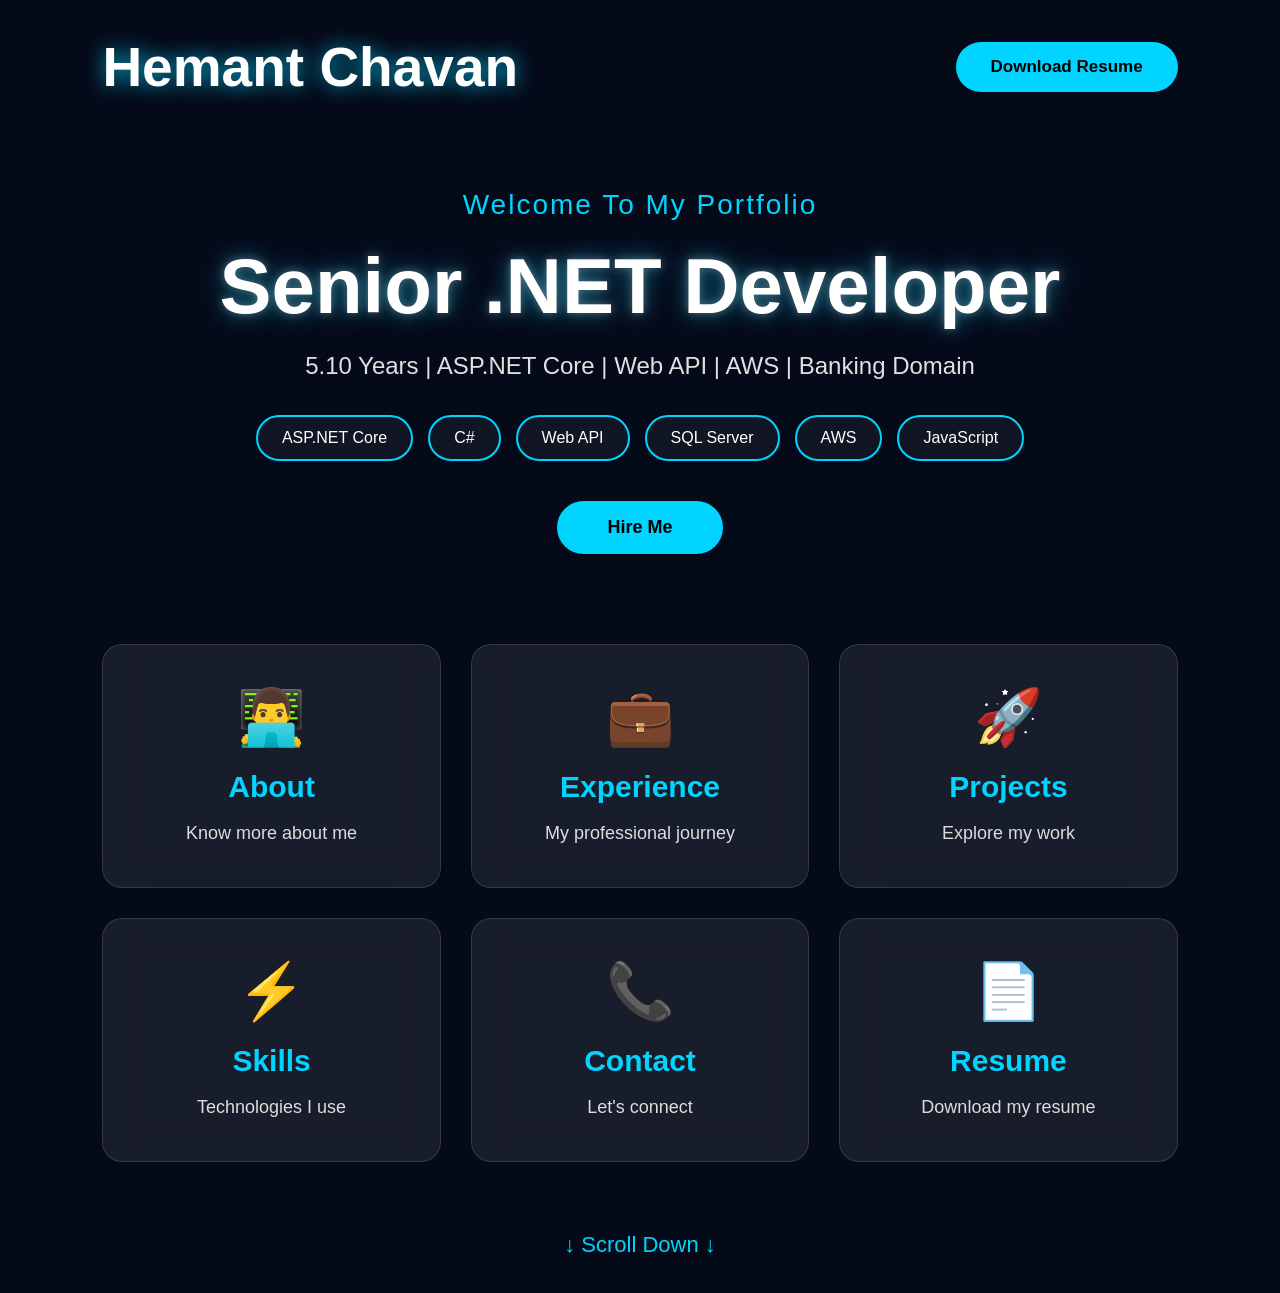
<file: index.html>
<!DOCTYPE html>
<html lang="en">

<head>

    <meta charset="UTF-8">
    <meta name="viewport" content="width=device-width, initial-scale=1.0">

    <title>Hemant Chavan | Senior .NET Developer</title>

    <link rel="stylesheet" href="../css/index.css">

</head>

<body>

    <div class="overlay">

        <header>

            <div class="logo">

                <h1>Hemant Chavan</h1>

            </div>

            <div class="resume">

                <button id="resumeBtn">Download Resume</button>

            </div>

        </header>

        <section class="hero">

            <p class="welcome">
                Welcome To My Portfolio
            </p>

            <h1 class="title">
                Senior .NET Developer
            </h1>

            <p id="experience"></p>

            <div class="tech-stack">

                <span>ASP.NET Core</span>

                <span>C#</span>

                <span>Web API</span>

                <span>SQL Server</span>

                <span>AWS</span>

                <span>JavaScript</span>

            </div>

            <button id="hireBtn" class="hire-btn">
                Hire Me
            </button>

        </section>

        <section class="menu">

            <div class="card" onclick="location.href='about.html'">

                <div class="icon">👨‍💻</div>

                <h2>About</h2>

                <p>Know more about me</p>

            </div>

            <div class="card" onclick="location.href='experience.html'">

                <div class="icon">💼</div>

                <h2>Experience</h2>

                <p>My professional journey</p>

            </div>

            <div class="card" onclick="location.href='projects.html'">

                <div class="icon">🚀</div>

                <h2>Projects</h2>

                <p>Explore my work</p>

            </div>

            <div class="card" onclick="location.href='skills.html'">

                <div class="icon">⚡</div>

                <h2>Skills</h2>

                <p>Technologies I use</p>

            </div>

            <div class="card" onclick="location.href='contact.html'">

                <div class="icon">📞</div>

                <h2>Contact</h2>

                <p>Let's connect</p>

            </div>

            <div class="card" id="resumeCard">

                <div class="icon">📄</div>

                <h2>Resume</h2>

                <p>Download my resume</p>

            </div>

        </section>

        <div class="scroll-text">

            ↓ Scroll Down ↓

        </div>

    </div>

    <script src="../js/index.js"></script>

</body>

</html>
</file>
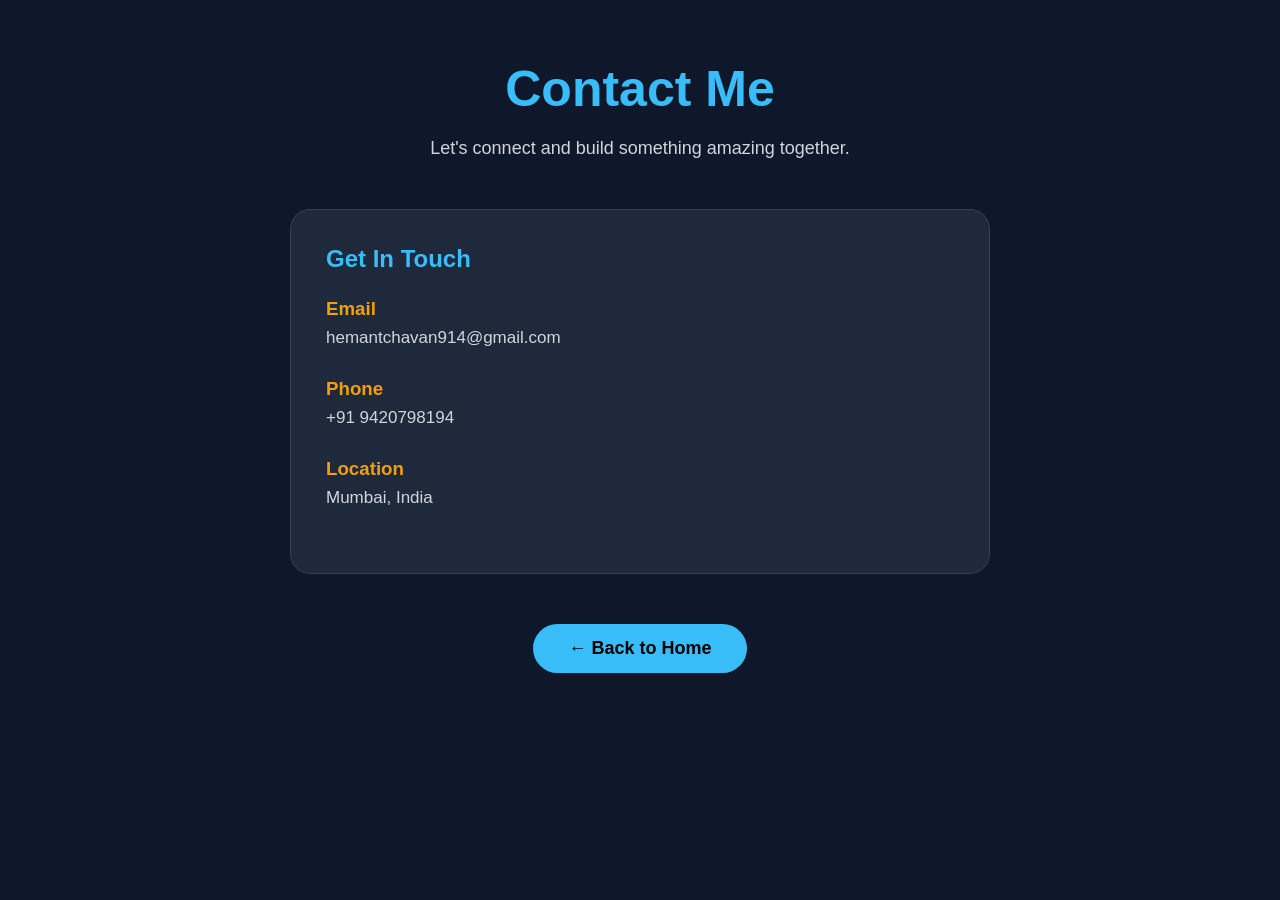
<file: contact.html>
<!DOCTYPE html>
<html lang="en">

<head>
    <meta charset="UTF-8">
    <meta name="viewport" content="width=device-width, initial-scale=1.0">
    <title>Contact | Hemant Chavan</title>
    <link rel="stylesheet" href="../css/contact.css">
</head>
<body>

<section id="contact">
    <h1 class="title">Contact Me</h1>

    <p class="subtitle">
        Let's connect and build something amazing together.
    </p>

    <div class="contact-container">
        <div class="contact-info">
            <h2>Get In Touch</h2>

            <div class="info-box">
                <h3>Email</h3>
                <p id="email">hemantchavan914@gmail.com</p>
            </div>

            <div class="info-box">
                <h3>Phone</h3>
                <p id="phone">+91 9420798194</p>
            </div>

            <div class="info-box">
                <h3>Location</h3>
                <p id="location">Mumbai, India</p>
            </div>
        </div>
    </div>

    <div class="back-container">
        <button id="backBtn" class="back-btn">
            ← Back to Home
        </button>
    </div>

</section>

<script src="../js/contact.js"></script>

</body>
</html>
</file>
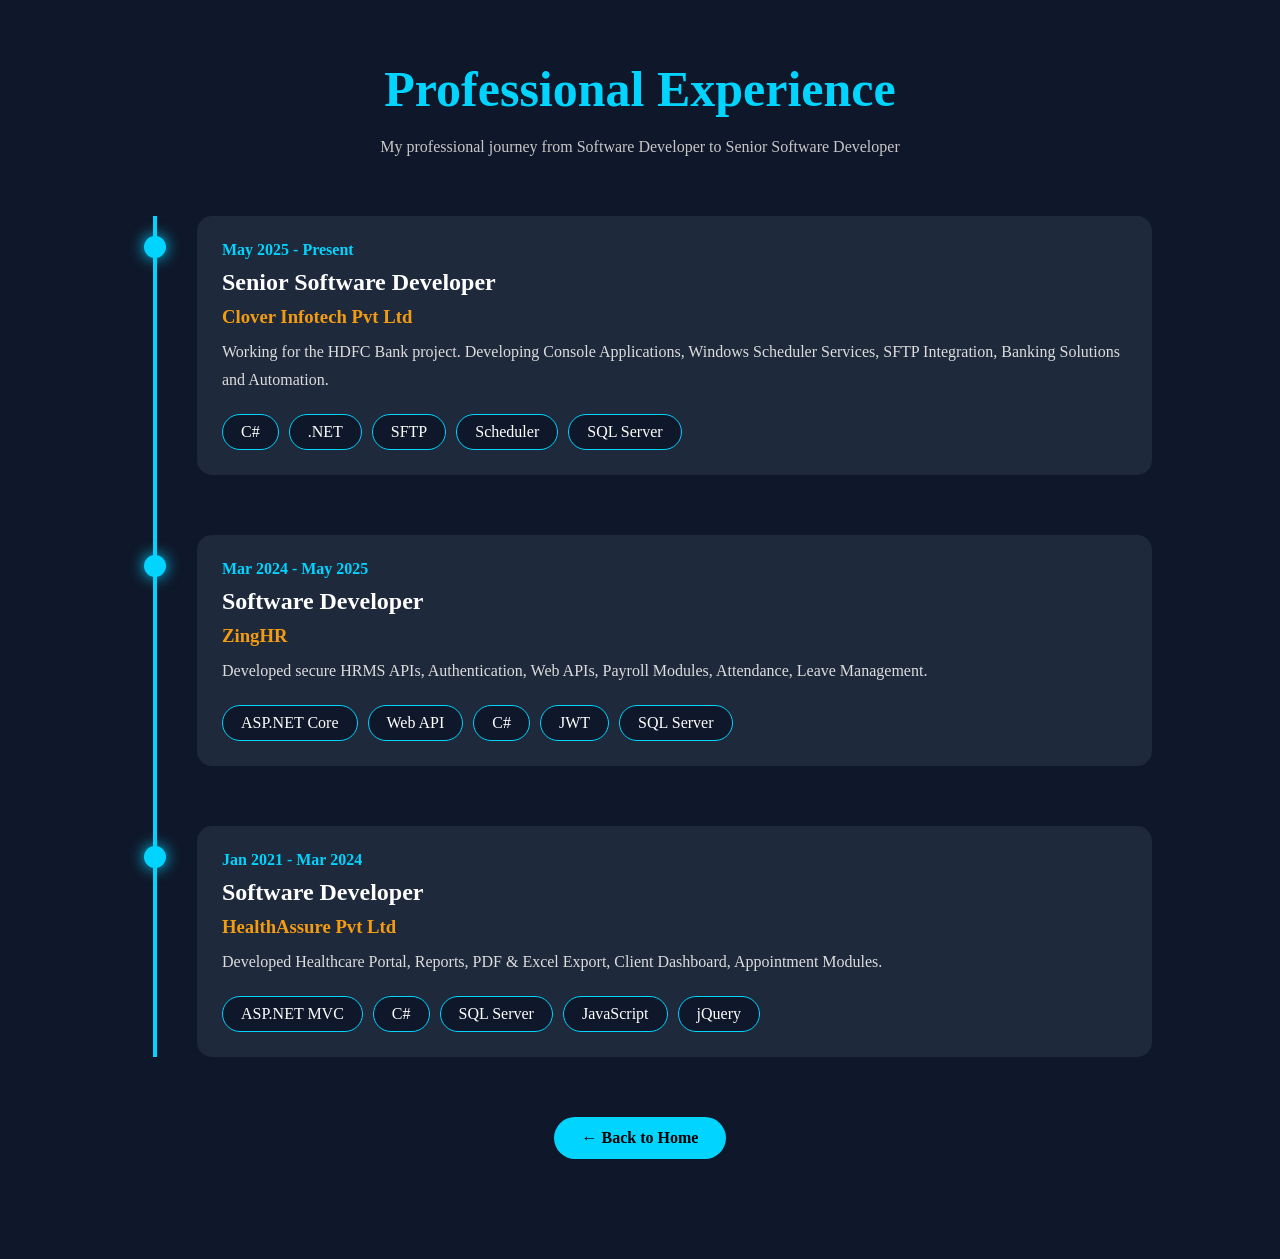
<file: experience.html>
<!DOCTYPE html>
<html lang="en">
<head>
    <meta charset="UTF-8">
    <meta name="viewport" content="width=device-width, initial-scale=1.0">
    <title>Experience | Hemant Chavan</title>
    <link rel="stylesheet" href="../css/experience.css">
</head>
<body>

<section class="timeline-section">
    
    <h1 class="title">Professional Experience</h1>
    <p class="sub-title">
        My professional journey from Software Developer to Senior Software Developer
    </p>

    <div class="timeline">
        <div class="timeline-item">
            <div class="circle"></div>
            <div class="card">
                <span class="date">
                    May 2025 - Present
                </span>

                <h2>
                    Senior Software Developer
                </h2>

                <h3>
                    Clover Infotech Pvt Ltd
                </h3>

                <p>
                    Working for the HDFC Bank project.
                    Developing Console Applications,
                    Windows Scheduler Services,
                    SFTP Integration,
                    Banking Solutions and Automation.
                </p>

                <div class="tech">
                    <span>C#</span>
                    <span>.NET</span>
                    <span>SFTP</span>
                    <span>Scheduler</span>
                    <span>SQL Server</span>
                </div>
            </div>
        </div>

        <div class="timeline-item">
            <div class="circle"></div>
            <div class="card">
                <span class="date">
                    Mar 2024 - May 2025
                </span>

                <h2>
                    Software Developer
                </h2>

                <h3>
                    ZingHR
                </h3>

                <p>
                    Developed secure HRMS APIs,
                    Authentication,
                    Web APIs,
                    Payroll Modules,
                    Attendance,
                    Leave Management.
                </p>

                <div class="tech">
                    <span>ASP.NET Core</span>
                    <span>Web API</span>
                    <span>C#</span>
                    <span>JWT</span>
                    <span>SQL Server</span>
                </div>
            </div>
        </div>

        <div class="timeline-item">
            <div class="circle"></div>
            <div class="card">
                <span class="date">
                    Jan 2021 - Mar 2024
                </span>

                <h2>
                    Software Developer
                </h2>

                <h3>
                    HealthAssure Pvt Ltd
                </h3>

                <p>
                    Developed Healthcare Portal,
                    Reports,
                    PDF & Excel Export,
                    Client Dashboard,
                    Appointment Modules.
                </p>

                <div class="tech">
                    <span>ASP.NET MVC</span>
                    <span>C#</span>
                    <span>SQL Server</span>
                    <span>JavaScript</span>
                    <span>jQuery</span>
                </div>
            </div>
        </div>
    </div>
    <div class="back-container">
        <button id="backBtn" class="back-btn">
            ← Back to Home
        </button>
    </div>
</section>

<script src="../js/experience.js"></script>

</body>
</html>
</file>
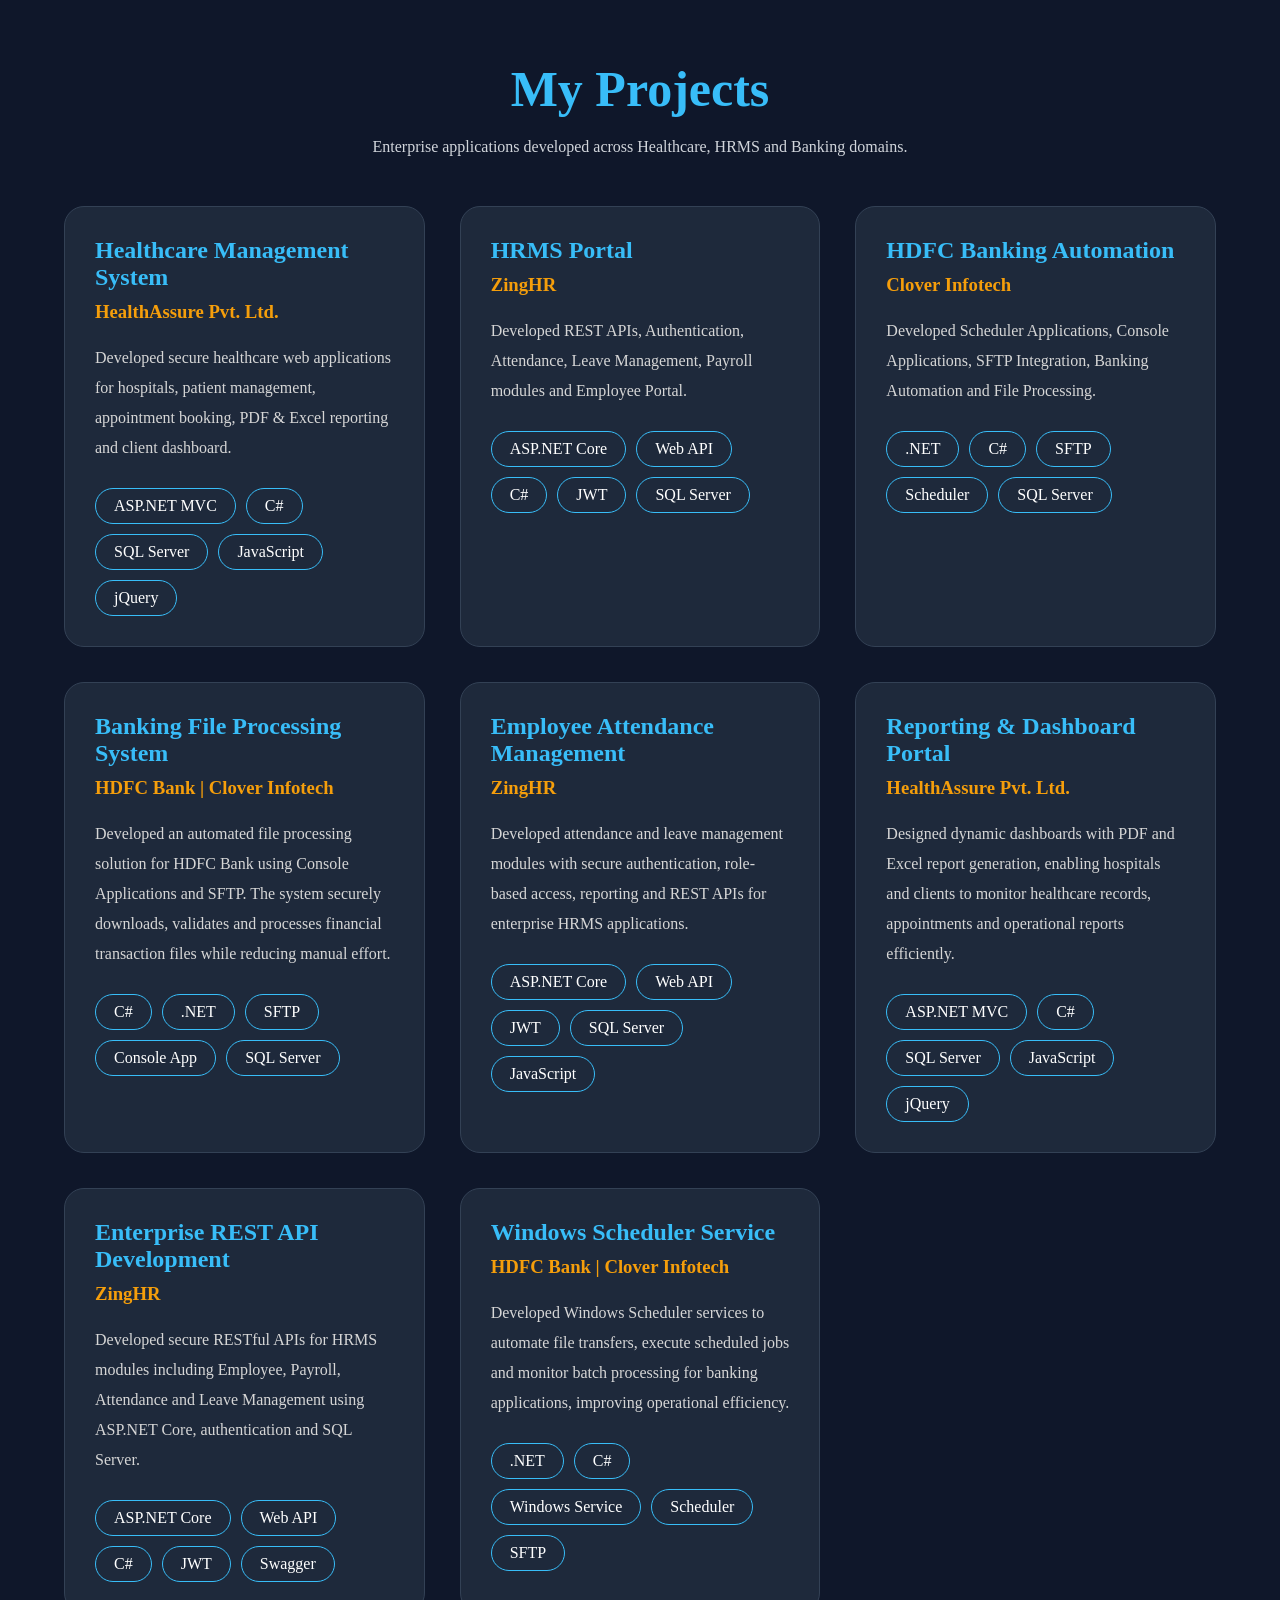
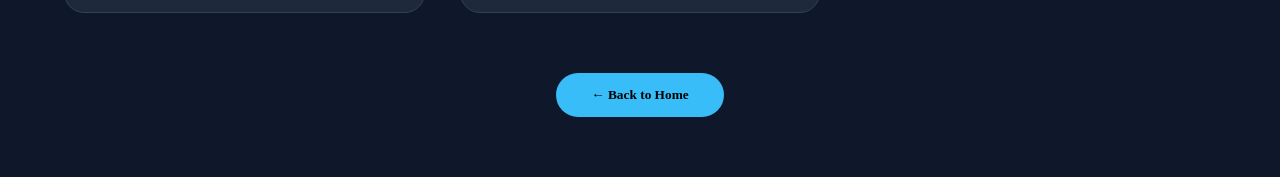
<file: projects.html>
<!DOCTYPE html>
<html lang="en">

<head>
    <meta charset="UTF-8">
    <meta name="viewport" content="width=device-width, initial-scale=1.0">
    <title>Projects | Hemant Chavan</title>
    <link rel="stylesheet" href="../css/projects.css">
</head>

<body>

    <section id="projects">
        <h1 class="title">My Projects</h1>

        <p class="subtitle">
            Enterprise applications developed across Healthcare, HRMS and Banking domains.
        </p>

        <div class="project-container">
            <!-- Project 1 -->
            <div class="project-card">
                <h2>Healthcare Management System</h2>
                <h3>HealthAssure Pvt. Ltd.</h3>
                <p>
                    Developed secure healthcare web applications for hospitals, patient management, appointment booking, PDF & Excel reporting and client dashboard.
                </p>

                <div class="tech">
                    <span>ASP.NET MVC</span>
                    <span>C#</span>
                    <span>SQL Server</span>
                    <span>JavaScript</span>
                    <span>jQuery</span>
                </div>
            </div>

            <!-- Project 2 -->

            <div class="project-card">
                <h2>HRMS Portal</h2>
                <h3>ZingHR</h3>
                <p>
                    Developed REST APIs, Authentication, Attendance, Leave Management, Payroll modules and Employee Portal.
                </p>
                <div class="tech">
                    <span>ASP.NET Core</span>
                    <span>Web API</span>
                    <span>C#</span>
                    <span>JWT</span>
                    <span>SQL Server</span>
                </div>
            </div>

            <!-- Project 3 -->
            <div class="project-card">
                <h2>HDFC Banking Automation</h2>
                <h3>Clover Infotech</h3>
                <p>
                    Developed Scheduler Applications, Console Applications, SFTP Integration, Banking Automation and File Processing.
                </p>

                <div class="tech">
                    <span>.NET</span>
                    <span>C#</span>
                    <span>SFTP</span>
                    <span>Scheduler</span>
                    <span>SQL Server</span>
                </div>
            </div>
            <!-- Project 4 -->
            <div class="project-card">

                <h2>Banking File Processing System</h2>

                <h3>HDFC Bank | Clover Infotech</h3>

                <p>
                    Developed an automated file processing solution for HDFC Bank using Console Applications and SFTP. The system securely downloads, validates and processes financial transaction files while reducing manual effort.
                </p>

                <div class="tech">
                    <span>C#</span>
                    <span>.NET</span>
                    <span>SFTP</span>
                    <span>Console App</span>
                    <span>SQL Server</span>
                </div>

            </div>
            <!-- Project 5 -->
            <div class="project-card">

                <h2>Employee Attendance Management</h2>

                <h3>ZingHR</h3>

                <p>
                    Developed attendance and leave management modules with secure authentication, role-based access, reporting and REST APIs for enterprise HRMS applications.
                </p>

                <div class="tech">
                    <span>ASP.NET Core</span>
                    <span>Web API</span>
                    <span>JWT</span>
                    <span>SQL Server</span>
                    <span>JavaScript</span>
                </div>

            </div>
            <!-- Project 6 -->
            <div class="project-card">

                <h2>Reporting & Dashboard Portal</h2>

                <h3>HealthAssure Pvt. Ltd.</h3>

                <p>
                    Designed dynamic dashboards with PDF and Excel report generation, enabling hospitals and clients to monitor healthcare records, appointments and operational reports efficiently.
                </p>

                <div class="tech">
                    <span>ASP.NET MVC</span>
                    <span>C#</span>
                    <span>SQL Server</span>
                    <span>JavaScript</span>
                    <span>jQuery</span>
                </div>

            </div>
            <!-- Project 7 -->
            <div class="project-card">

                <h2>Enterprise REST API Development</h2>

                <h3>ZingHR</h3>

                <p>
                    Developed secure RESTful APIs for HRMS modules including Employee, Payroll, Attendance and Leave Management using ASP.NET Core, authentication and SQL Server.
                </p>

                <div class="tech">
                    <span>ASP.NET Core</span>
                    <span>Web API</span>
                    <span>C#</span>
                    <span>JWT</span>
                    <span>Swagger</span>
                </div>

            </div>
            <!-- Project 8 -->
            <div class="project-card">

                <h2>Windows Scheduler Service</h2>

                <h3>HDFC Bank | Clover Infotech</h3>

                <p>
                    Developed Windows Scheduler services to automate file transfers, execute scheduled jobs and monitor batch processing for banking applications, improving operational efficiency.
                </p>

                <div class="tech">
                    <span>.NET</span>
                    <span>C#</span>
                    <span>Windows Service</span>
                    <span>Scheduler</span>
                    <span>SFTP</span>
                </div>

            </div>
            <!-- Project END -->
        </div>

        <div class="back-container">
            <button id="backBtn" class="back-btn">
                ← Back to Home
            </button>
        </div>
    </section>

    <script src="../js/projects.js"></script>

</body>

</html>
</file>
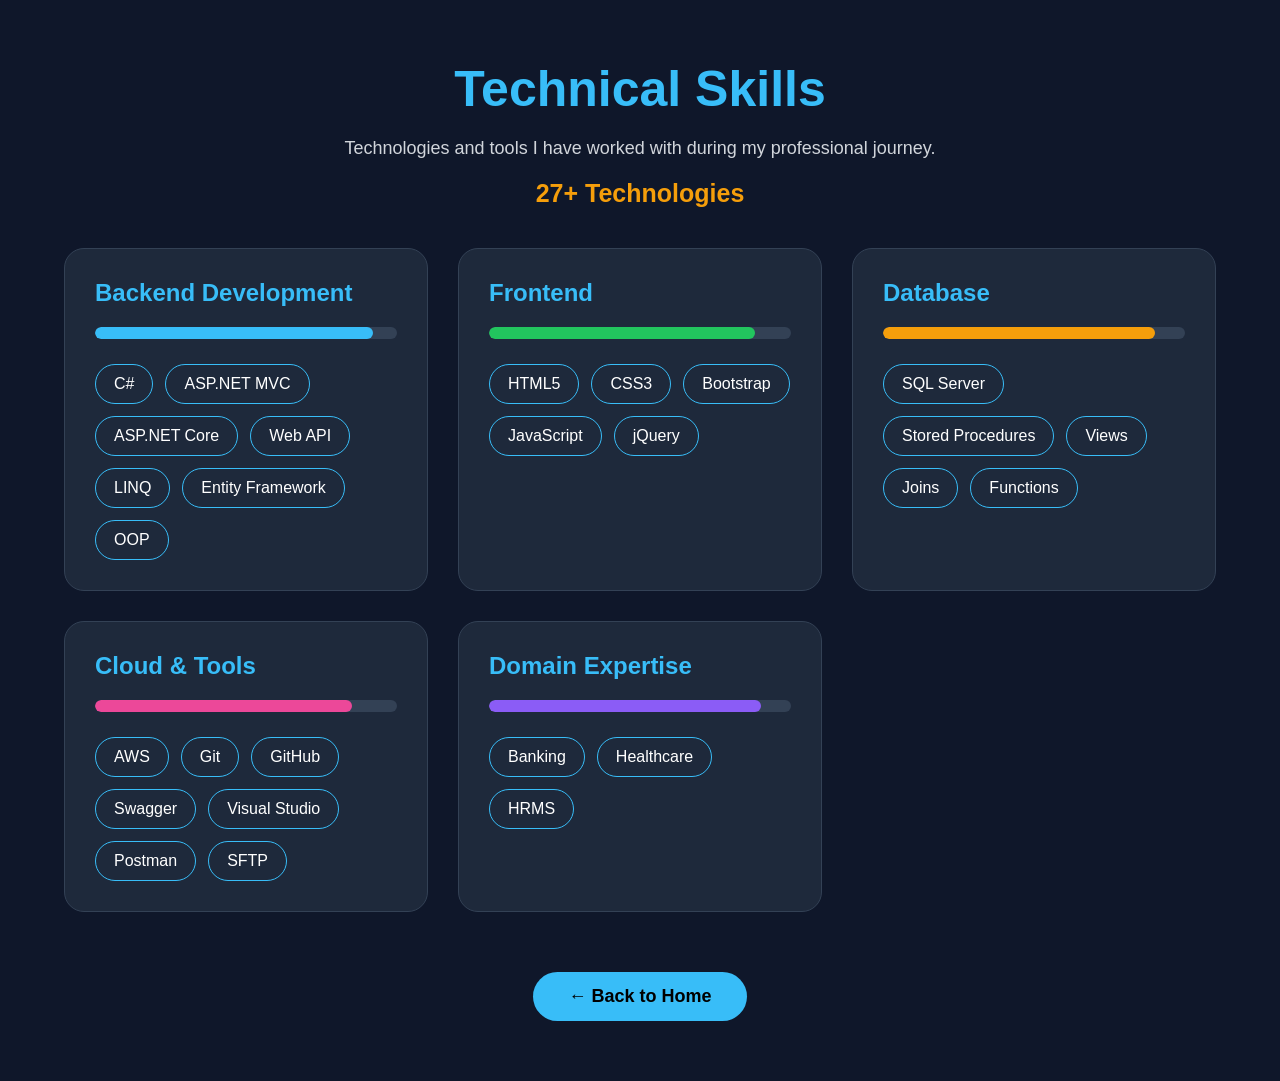
<file: skills.html>
<!DOCTYPE html>
<html lang="en">

<head>
    <meta charset="UTF-8">
    <meta name="viewport" content="width=device-width, initial-scale=1.0">
    <title>Skills | Hemant Chavan</title>
    <!-- CSS -->
    <link rel="stylesheet" href="../css/skills.css">
</head>

<body>
    <section id="skills">
        <h1 class="title">Technical Skills</h1>

        <p class="subtitle">
            Technologies and tools I have worked with during my professional journey.
        </p>

        <h3 id="skillCount"></h3>

        <div class="skills-container">
            <!-- Backend -->
            <div class="skill-card">
                <h2>Backend Development</h2>

                <div class="progress">
                    <div class="progress-bar backend"></div>
                </div>
                <div class="skill-list">
                    <span class="skill-tag">C#</span>
                    <span class="skill-tag">ASP.NET MVC</span>
                    <span class="skill-tag">ASP.NET Core</span>
                    <span class="skill-tag">Web API</span>
                    <span class="skill-tag">LINQ</span>
                    <span class="skill-tag">Entity Framework</span>
                    <span class="skill-tag">OOP</span>
                </div>
            </div>

            <!-- Frontend -->

            <div class="skill-card">
                <h2>Frontend</h2>

                <div class="progress">
                    <div class="progress-bar frontend"></div>
                </div>
                <div class="skill-list">
                    <span class="skill-tag">HTML5</span>
                    <span class="skill-tag">CSS3</span>
                    <span class="skill-tag">Bootstrap</span>
                    <span class="skill-tag">JavaScript</span>
                    <span class="skill-tag">jQuery</span>
                </div>
            </div>

            <!-- Database -->

            <div class="skill-card">
                <h2>Database</h2>

                <div class="progress">
                    <div class="progress-bar database"></div>
                </div>

                <div class="skill-list">
                    <span class="skill-tag">SQL Server</span>
                    <span class="skill-tag">Stored Procedures</span>
                    <span class="skill-tag">Views</span>
                    <span class="skill-tag">Joins</span>
                    <span class="skill-tag">Functions</span>
                </div>
            </div>

            <!-- Cloud & Tools -->

            <div class="skill-card">
                <h2>Cloud & Tools</h2>

                <div class="progress">
                    <div class="progress-bar tools"></div>
                </div>

                <div class="skill-list">
                    <span class="skill-tag">AWS</span>
                    <span class="skill-tag">Git</span>
                    <span class="skill-tag">GitHub</span>
                    <span class="skill-tag">Swagger</span>
                    <span class="skill-tag">Visual Studio</span>
                    <span class="skill-tag">Postman</span>
                    <span class="skill-tag">SFTP</span>
                </div>
            </div>

            <!-- Domains -->

            <div class="skill-card">
                <h2>Domain Expertise</h2>

                <div class="progress">
                    <div class="progress-bar domain"></div>
                </div>

                <div class="skill-list">
                    <span class="skill-tag">Banking</span>
                    <span class="skill-tag">Healthcare</span>
                    <span class="skill-tag">HRMS</span>
                </div>
            </div>
        </div>

        <div class="back-container">
            <button id="backBtn" class="back-btn">
                ← Back to Home
            </button>
        </div>

    </section>

    <script src="../js/skills.js"></script>

</body>
</html>
</file>
<file: css/index.css>
*{
    margin:0;
    padding:0;
    box-sizing:border-box;
    font-family:'Segoe UI',sans-serif;
}

html,
body{
    width:100%;
    min-height:100%;
}

body{
    position:relative;
    overflow-x:hidden;
    color:#fff;
    background:#050a19;
}

/* Background Image */

body::before{
    content:"";
    position:fixed;
    inset:0;
    background-size:cover;
    background-position:center;
    background-repeat:no-repeat;

    transform:scale(1.12);
    filter:blur(4px) brightness(0.45);

    z-index:-2;
}

/* Dark Overlay */

body::after{
    content:"";
    position:fixed;
    inset:0;
    background:rgba(5,10,25,.45);
    z-index:-1;
}

.overlay{
    width:100%;
    min-height:100vh;
    padding:35px 8%;
}

/* Header */

header{
    display:flex;
    justify-content:space-between;
    align-items:center;
    flex-wrap:wrap;
}

.logo h1{
    font-size:55px;
    color:#fff;
    font-weight:700;
    text-shadow:0 0 20px rgba(0,212,255,.8);
}

#resumeBtn{
    background:#00d4ff;
    color:#000;
    border:none;
    padding:15px 35px;
    border-radius:35px;
    font-size:17px;
    font-weight:bold;
    cursor:pointer;
    transition:.4s;
}

#resumeBtn:hover{
    background:#fff;
    transform:translateY(-5px);
    box-shadow:0 0 25px #00d4ff;
}

/* Hero Section */

.hero{
    text-align:center;
    margin-top:90px;
}

.welcome{
    color:#00d4ff;
    font-size:28px;
    letter-spacing:2px;
    margin-bottom:20px;
}

.title{
    font-size:78px;
    font-weight:700;
    margin-bottom:20px;
    color:#fff;
    text-shadow:
        0 0 10px rgba(255,255,255,.3),
        0 0 25px rgba(0,212,255,.5);
}

#experience{
    font-size:24px;
    color:#e0e0e0;
    margin-bottom:35px;
}

/* Skills */

.tech-stack{
    display:flex;
    justify-content:center;
    flex-wrap:wrap;
    gap:15px;
    margin-bottom:40px;
}

.tech-stack span{
    padding:12px 24px;
    border:2px solid #00d4ff;
    border-radius:30px;
    transition:.4s;
    cursor:pointer;
    background:rgba(255,255,255,.05);
    backdrop-filter:blur(12px);
}

.tech-stack span:hover{
    background:#00d4ff;
    color:#000;
    transform:translateY(-5px);
}

/* Hire Button */

.hire-btn{
    padding:16px 50px;
    border:none;
    border-radius:35px;
    background:#00d4ff;
    color:#000;
    font-size:18px;
    font-weight:bold;
    cursor:pointer;
    transition:.4s;
}

.hire-btn:hover{
    background:#fff;
    transform:scale(1.08);
    box-shadow:0 0 25px #00d4ff;
}

/* Cards */

.menu{
    margin-top:90px;
    display:grid;
    grid-template-columns:repeat(3,1fr);
    gap:30px;
}

.card{
    padding:40px 30px;
    text-align:center;
    border-radius:20px;

    background:rgba(255,255,255,.08);
    backdrop-filter:blur(20px);
    -webkit-backdrop-filter:blur(20px);

    border:1px solid rgba(255,255,255,.12);

    transition:.4s;
    cursor:pointer;
}

.card:hover{
    transform:translateY(-12px);
    border-color:#00d4ff;
    box-shadow:0 0 30px rgba(0,212,255,.6);
}

.icon{
    font-size:55px;
    margin-bottom:20px;
}

.card h2{
    color:#00d4ff;
    margin-bottom:15px;
    font-size:30px;
}

.card p{
    color:#ddd;
    font-size:18px;
    line-height:28px;
}

/* Scroll Text */

.scroll-text{
    margin-top:70px;
    text-align:center;
    color:#00d4ff;
    font-size:22px;
    animation:blink 1.5s infinite;
}

@keyframes blink{

    0%{
        opacity:1;
    }

    50%{
        opacity:.3;
    }

    100%{
        opacity:1;
    }

}

/* Responsive */

@media(max-width:992px){

    .menu{
        grid-template-columns:repeat(2,1fr);
    }

    .title{
        font-size:60px;
    }

    .logo h1{
        font-size:42px;
    }

}

@media(max-width:768px){

    header{
        flex-direction:column;
        gap:25px;
    }

    .hero{
        margin-top:60px;
    }

    .menu{
        grid-template-columns:1fr;
    }

    .title{
        font-size:42px;
    }

    .welcome{
        font-size:22px;
    }

    #experience{
        font-size:18px;
    }

    .tech-stack{
        gap:10px;
    }

    .tech-stack span{
        padding:10px 18px;
        font-size:14px;
    }

    .logo h1{
        font-size:34px;
        text-align:center;
    }

}
</file>
<file: css/contact.css>
*{
    margin:0;
    padding:0;
    box-sizing:border-box;
    font-family:'Segoe UI',sans-serif;
}

body{
    background:#0f172a;
    color:white;
}

#contact{
    width:90%;
    margin:auto;
    padding:60px 0;
}

.title{
    text-align:center;
    font-size:50px;
    color:#38bdf8;
}

.subtitle{
    text-align:center;
    color:#d1d5db;
    margin:20px 0 50px;
    font-size:18px;
}

.contact-container{
    display:flex;
    justify-content:center;
    align-items:center;
}

.contact-info{
    width:100%;
    max-width:700px;
    background:#1e293b;
    padding:35px;
    border-radius:20px;
    border:1px solid #334155;
    transition:.4s;
}

.contact-info:hover{
    transform:translateY(-8px);
    box-shadow:0 0 25px rgba(56,189,248,.5);
}

.contact-info h2{
    color:#38bdf8;
    margin-bottom:25px;
    align-items:center;
}

.info-box{
    margin-bottom:30px;
}

.info-box h3{
    color:#f59e0b;
    margin-bottom:8px;
}

.info-box p{
    color:#d1d5db;
    font-size:17px;
}

.contact-form{
    background:#1e293b;
    padding:35px;
    border-radius:20px;
    border:1px solid #334155;
    transition:.4s;
}

.contact-form:hover{
    transform:translateY(-8px);
    box-shadow:0 0 25px rgba(56,189,248,.5);
}

.contact-form h2{
    color:#38bdf8;
    margin-bottom:25px;
}

.contact-form input,
.contact-form textarea{
    width:100%;
    padding:15px;
    margin-bottom:20px;
    background:#0f172a;
    border:1px solid #475569;
    border-radius:10px;
    color:white;
    font-size:16px;
    outline:none;
}

.contact-form input:focus,
.contact-form textarea:focus{
    border-color:#38bdf8;
}

.send-btn{
    width:100%;
    background:#38bdf8;
    color:black;
    border:none;
    padding:15px;
    border-radius:30px;
    font-size:18px;
    font-weight:bold;
    cursor:pointer;
    transition:.3s;
}

.send-btn:hover{
    background:white;
    transform:translateY(-4px);
    box-shadow:0 0 20px #38bdf8;
}

.back-container{
    display:flex;
    justify-content:center;
    margin-top:50px;
}

.back-btn{
    background:#38bdf8;
    color:black;
    border:none;
    padding:14px 35px;
    border-radius:30px;
    font-size:18px;
    font-weight:bold;
    cursor:pointer;
    transition:.3s;
}

.back-btn:hover{
    background:white;
    transform:translateY(-4px);
    box-shadow:0 0 20px #38bdf8;
}

@media(max-width:768px){

.contact-container{
    grid-template-columns:1fr;
}

.title{
    font-size:40px;
}

.subtitle{
    font-size:16px;
}

}
</file>
<file: css/experience.css>
*{
    margin:0;
    padding:0;
    box-sizing:border-box;
    font-family:Segoe UI;
}

body{
    background:#0f172a;
    color:white;
}

.timeline-section{
    width:80%;
    margin:auto;
    padding:60px 0;
}

.title{
    text-align:center;
    font-size:50px;
    color:#00d4ff;
}

.sub-title{
    text-align:center;
    margin:20px 0 60px;
    color:#c7c7c7;
}

.timeline{
    border-left:4px solid #00d4ff;
    margin-left:25px;
    padding-left:40px;
}

.timeline-item{
    position:relative;
    margin-bottom:60px;
}

.circle{
    position:absolute;
    left:-53px;
    top:20px;
    width:22px;
    height:22px;
    border-radius:50%;
    background:#00d4ff;
    box-shadow:0 0 15px #00d4ff;
}

.card{
    background:#1e293b;
    padding:25px;
    border-radius:15px;
    transition:.4s;
}

.card:hover{
    transform:translateY(-8px);
    box-shadow:0 0 25px rgba(0,212,255,.5);
}

.date{
    color:#00d4ff;
    font-weight:bold;
}

.card h2{
    margin-top:10px;
}

.card h3{
    margin:10px 0;
    color:#f39c12;
}

.card p{
    line-height:28px;
    color:#ddd;
}

.tech{
    margin-top:20px;
    display:flex;
    gap:10px;
    flex-wrap:wrap;
}

.tech span{
    padding:8px 18px;
    border-radius:30px;
    background:#0f172a;
    border:1px solid #00d4ff;
}

.tech span:hover{
    background:#00d4ff;
    color:black;
}

.back-container{
    margin-bottom:30px;
    display:flex;
    justify-content:center;
    align-items:center;
    margin: 40px 0;
}

.back-btn{
    background:#00d4ff;
    color:#000;
    border:none;
    padding:12px 28px;
    border-radius:30px;
    font-size:16px;
    font-weight:bold;
    cursor:pointer;
    transition:0.3s;
}

.back-btn:hover{
    background:#fff;
    transform:translateX(-5px);
    box-shadow:0 0 20px rgba(0,212,255,.6);
}
</file>
<file: css/projects.css>
*{
    margin:0;
    padding:0;
    box-sizing:border-box;
    font-family:Segoe UI;
}

body{
    background:#0f172a;
    color:white;
}

#projects{
    width:90%;
    margin:auto;
    padding:60px 0;
}

.title{
    text-align:center;
    font-size:50px;
    color:#38bdf8;
}

.subtitle{
    text-align:center;
    margin:20px 0 50px;
    color:#d1d5db;
}

.project-container{
    display:grid;
    grid-template-columns:repeat(auto-fit,minmax(330px,1fr));
    gap:35px;
}

.project-card{
    background:#1e293b;
    padding:30px;
    border-radius:20px;
    transition:.4s;
    border:1px solid #334155;
}

.project-card:hover{
    transform:translateY(-10px);
    box-shadow:0 0 25px rgba(56,189,248,.5);
}

.project-card h2{
    color:#38bdf8;
    margin-bottom:10px;
}

.project-card h3{
    color:#f59e0b;
    margin-bottom:20px;
}

.project-card p{
    line-height:30px;
    color:#d6d6d6;
}

.tech{
    margin-top:25px;
    display:flex;
    flex-wrap:wrap;
    gap:10px;
}

.tech span{
    border:1px solid #38bdf8;
    border-radius:25px;
    padding:8px 18px;
}

.tech span:hover{
    background:#38bdf8;
    color:black;
}

.back-container{
    display:flex;
    justify-content:center;
    margin-top:60px;
}

.back-btn{
    background:#38bdf8;
    border:none;
    padding:14px 35px;
    border-radius:30px;
    cursor:pointer;
    font-weight:bold;
    transition:.3s;
}

.back-btn:hover{
    background:white;
    transform:translateY(-5px);
    box-shadow:0 0 20px #38bdf8;
}
</file>
<file: css/skills.css>
*{
    margin:0;
    padding:0;
    box-sizing:border-box;
    font-family:'Segoe UI',sans-serif;
}

body{
    background:#0f172a;
    color:white;
}

#skills{
    width:90%;
    margin:auto;
    padding:60px 0;
}

.title{
    text-align:center;
    font-size:50px;
    color:#38bdf8;
}

.subtitle{
    text-align:center;
    color:#d1d5db;
    margin:20px 0;
    font-size:18px;
}

#skillCount{
    text-align:center;
    color:#f59e0b;
    margin-bottom:40px;
    font-size:25px;
}

.skills-container{
    display:grid;
    grid-template-columns:repeat(auto-fit,minmax(350px,1fr));
    gap:30px;
}

.skill-card{
    background:#1e293b;
    padding:30px;
    border-radius:20px;
    transition:.4s;
    border:1px solid #334155;
}

.skill-card:hover{
    transform:translateY(-8px);
    box-shadow:0 0 25px rgba(56,189,248,.5);
}

.skill-card h2{
    color:#38bdf8;
    margin-bottom:20px;
}

.progress{
    width:100%;
    height:12px;
    background:#334155;
    border-radius:20px;
    overflow:hidden;
    margin-bottom:25px;
}

.progress-bar{
    height:100%;
    width:0;
    border-radius:20px;
    transition:2s;
}

.backend{
    background:#38bdf8;
}

.frontend{
    background:#22c55e;
}

.database{
    background:#f59e0b;
}

.tools{
    background:#ec4899;
}

.domain{
    background:#8b5cf6;
}

.skill-list{
    display:flex;
    flex-wrap:wrap;
    gap:12px;
}

.skill-tag{
    padding:10px 18px;
    border-radius:30px;
    border:1px solid #38bdf8;
    cursor:pointer;
    transition:.3s;
}

.skill-tag:hover{
    background:#38bdf8;
    color:black;
    transform:scale(1.08);
}

.back-container{
    display:flex;
    justify-content:center;
    margin-top:60px;
}

.back-btn{
    background:#38bdf8;
    color:black;
    border:none;
    padding:14px 35px;
    border-radius:30px;
    font-size:18px;
    font-weight:bold;
    cursor:pointer;
    transition:.3s;
}

.back-btn:hover{
    background:white;
    transform:translateY(-5px);
    box-shadow:0 0 20px #38bdf8;
}

@media(max-width:768px){

    .skills-container{
        grid-template-columns:1fr;
    }

    .title{
        font-size:40px;
    }

    .subtitle{
        font-size:16px;
    }

}
</file>
